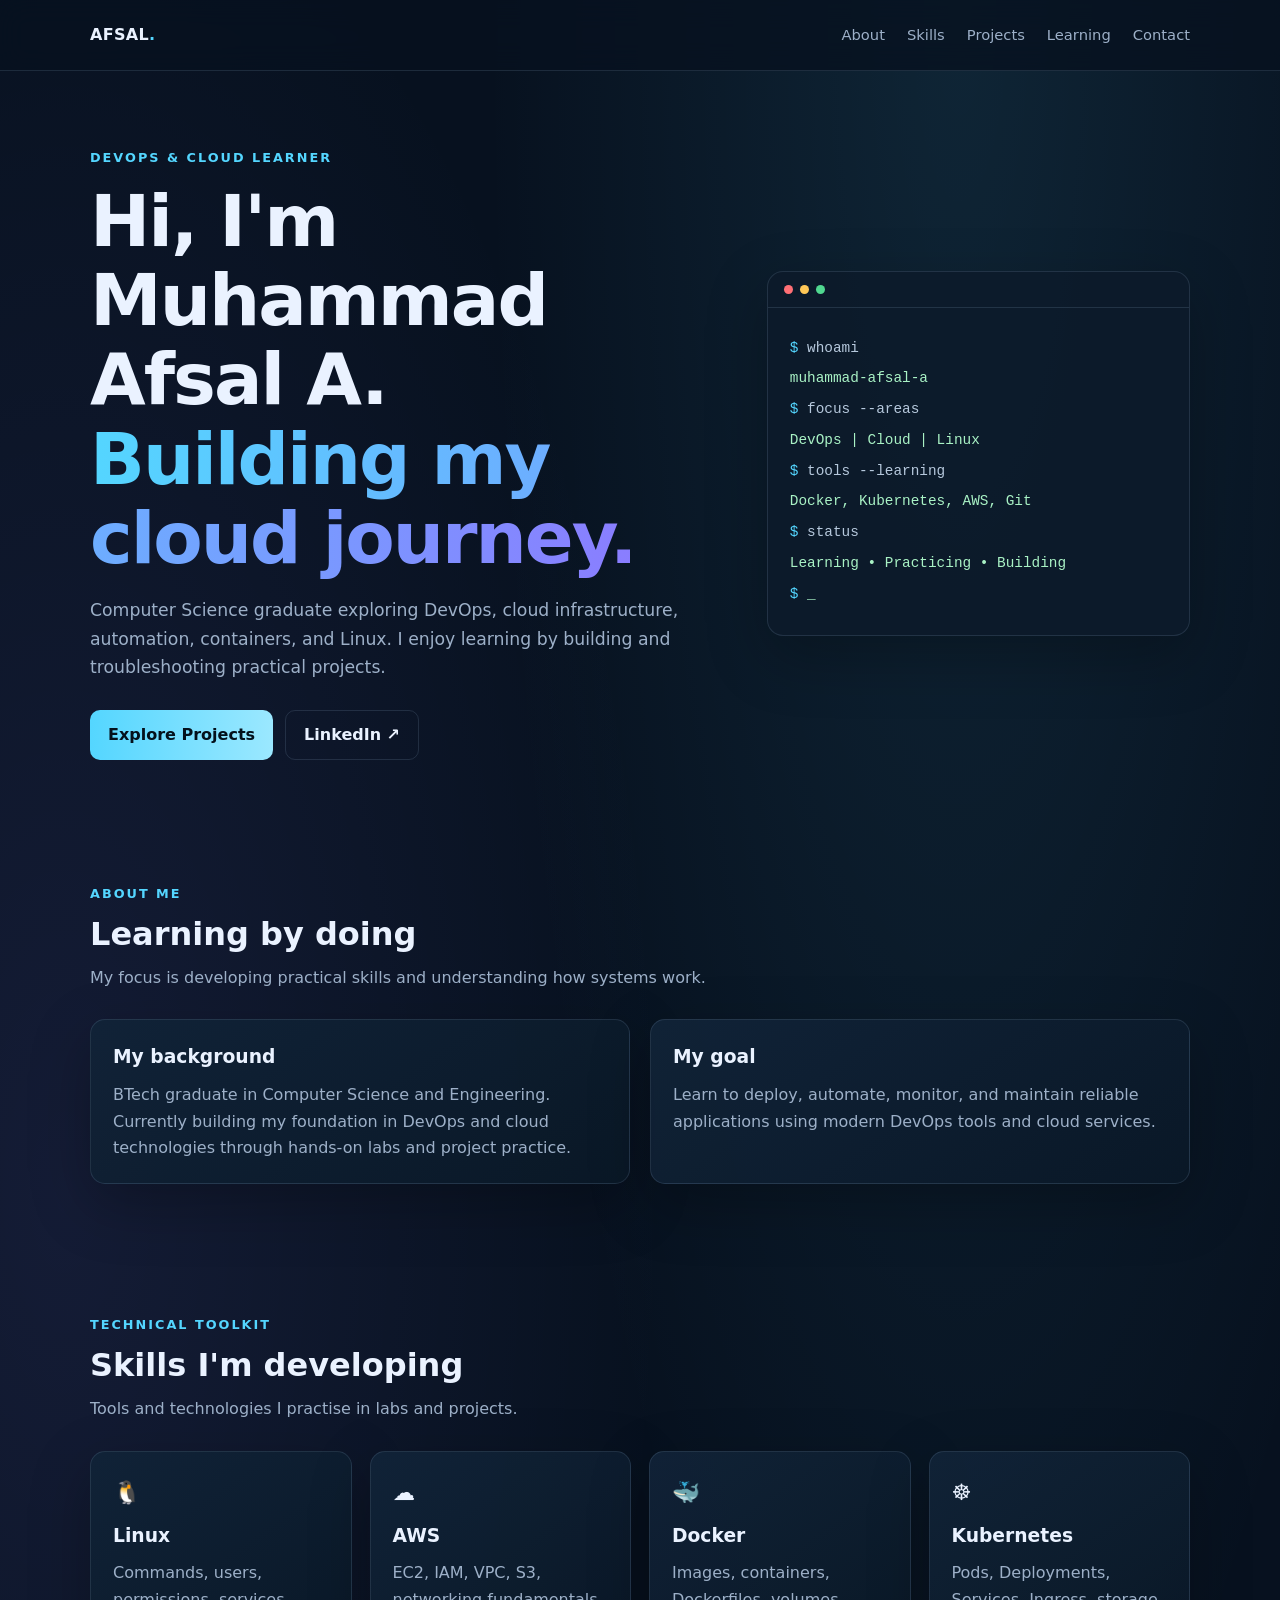
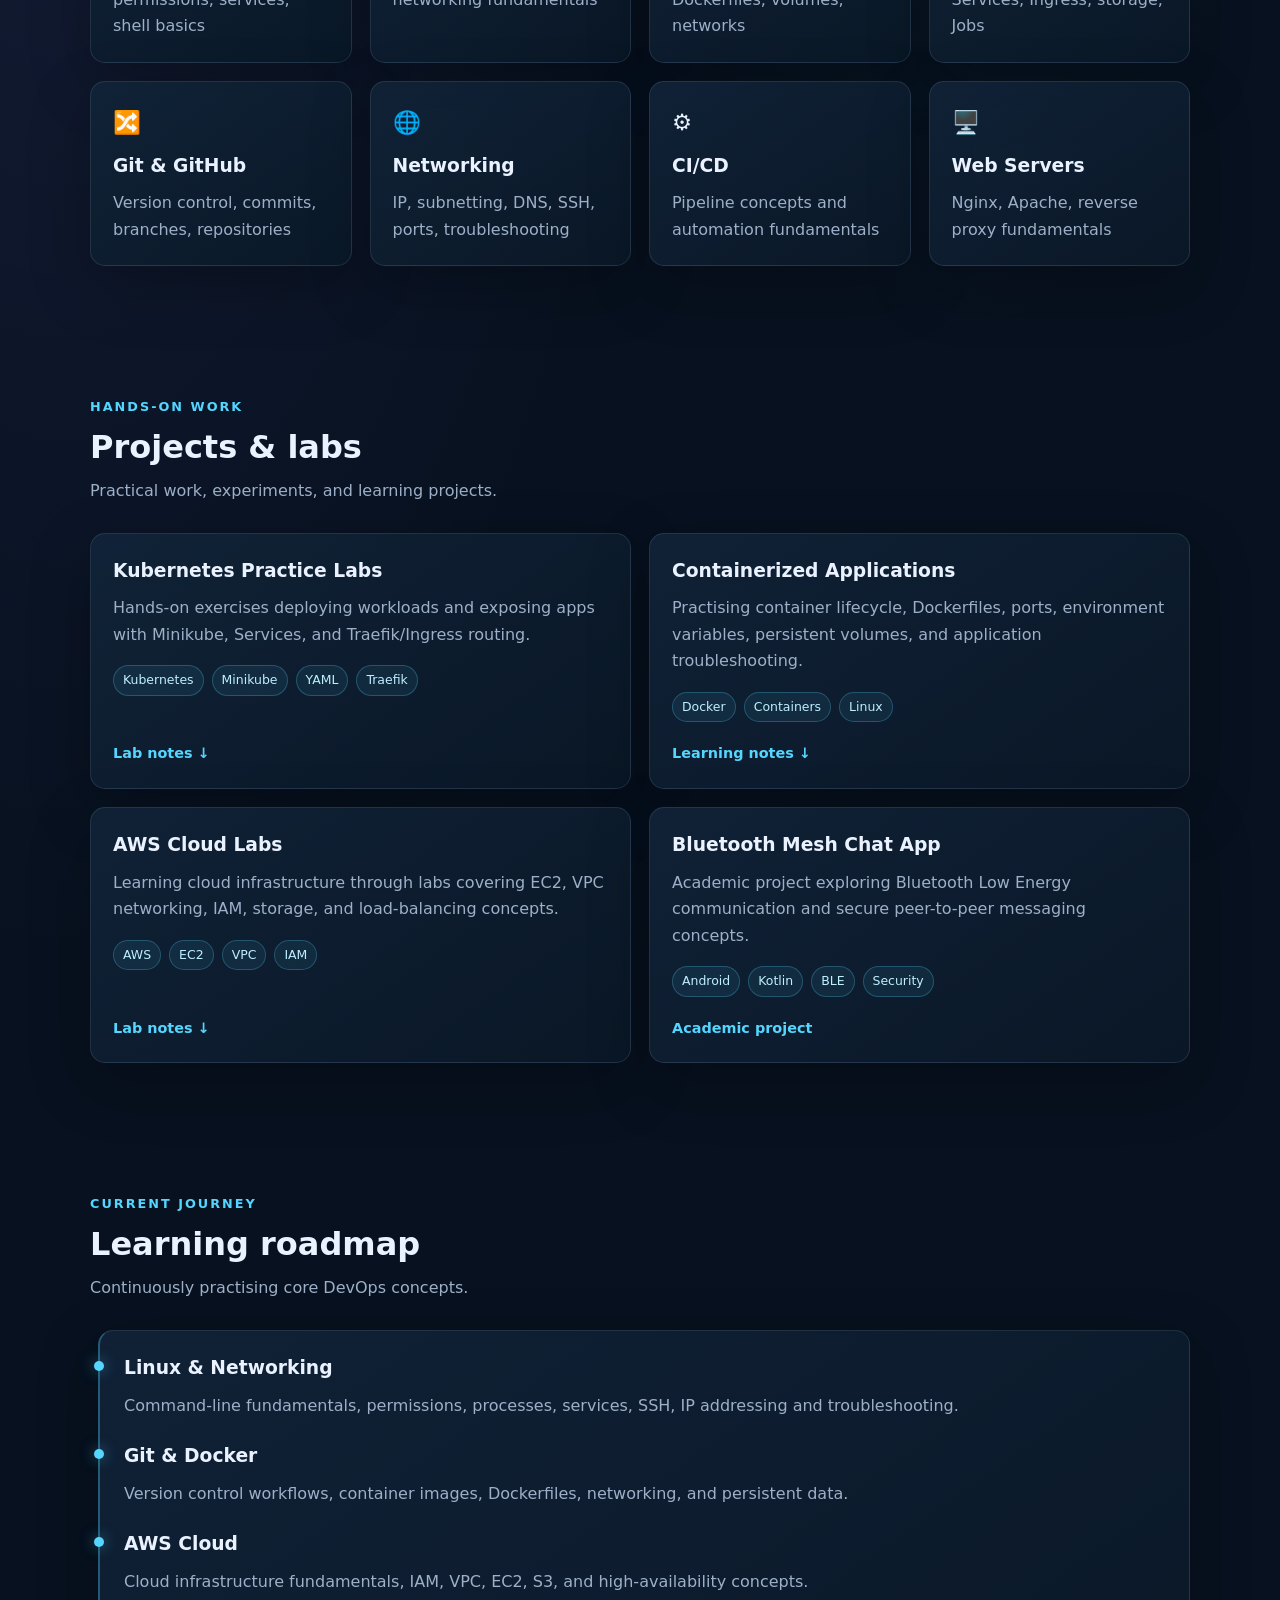
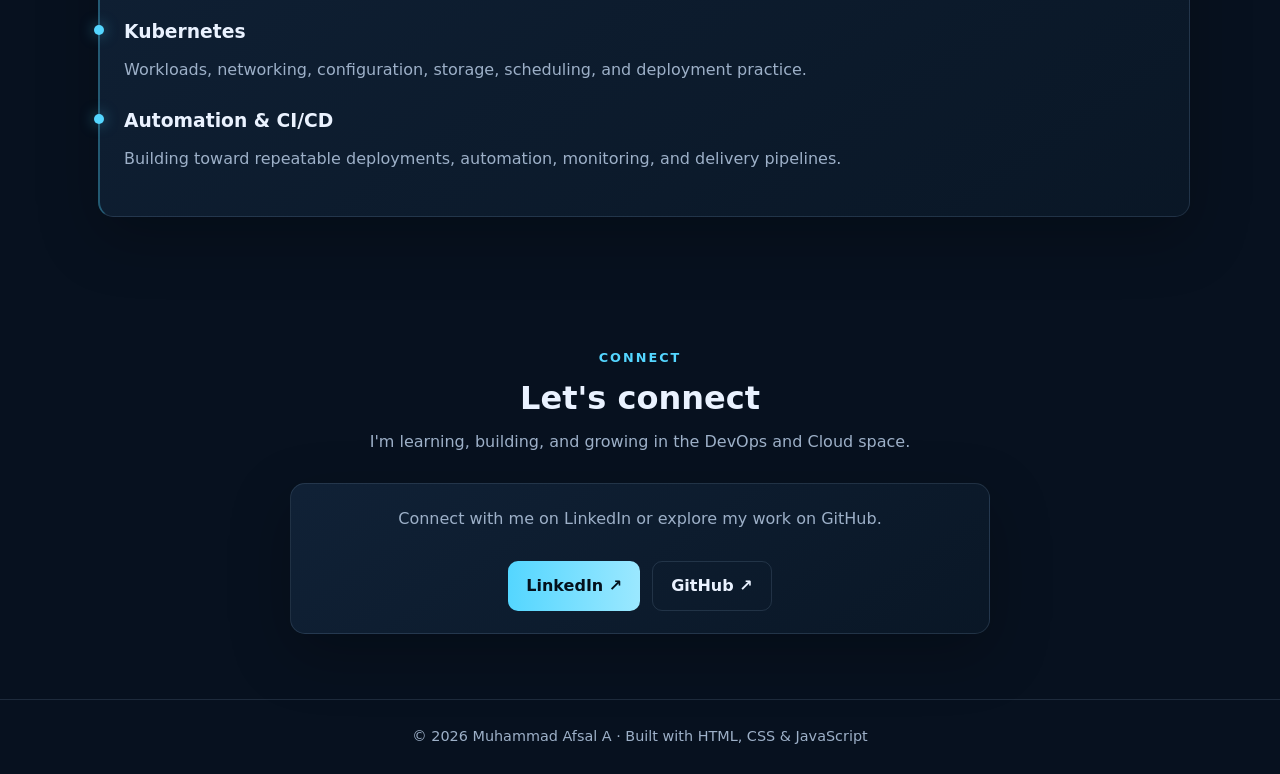
<file: index.html>
<!DOCTYPE html>
<html lang="en">
<head>
  <meta charset="UTF-8" />
  <meta name="viewport" content="width=device-width, initial-scale=1.0" />
  <title>Muhammad Afsal A | DevOps Portfolio</title>
  <meta name="description" content="Portfolio of Muhammad Afsal A, DevOps and Cloud learner showcasing projects, skills, and hands-on labs." />
  <style>
    :root {
      --bg: #07111f;
      --surface: #0d1b2b;
      --surface2: #112338;
      --text: #eaf2ff;
      --muted: #9db0c8;
      --accent: #54d6ff;
      --accent2: #8a7dff;
      --line: rgba(148, 178, 210, .16);
      --shadow: 0 20px 60px rgba(0,0,0,.25);
    }
    * { box-sizing: border-box; }
    html { scroll-behavior: smooth; }
    body {
      margin: 0; color: var(--text); background:
        radial-gradient(ellipse at 75% 0%, rgba(84,214,255,.10), transparent 35%),
        radial-gradient(ellipse at 5% 30%, rgba(138,125,255,.10), transparent 35%),
        var(--bg);
      font-family: Inter, ui-sans-serif, system-ui, -apple-system, Segoe UI, Roboto, Arial, sans-serif;
      line-height: 1.65;
    }
    a { color: inherit; text-decoration: none; }
    .container { width: min(1100px, 92%); margin: auto; }
    .nav {
      position: sticky; top: 0; z-index: 20; backdrop-filter: blur(14px);
      background: rgba(7,17,31,.78); border-bottom: 1px solid var(--line);
    }
    .nav-inner { display:flex; align-items:center; justify-content:space-between; min-height:70px; gap:20px; }
    .brand { font-weight:800; letter-spacing:.3px; }
    .brand span { color:var(--accent); }
    nav { display:flex; gap:22px; font-size:.92rem; color:var(--muted); }
    nav a:hover { color:var(--accent); }
    .hero { min-height: 76vh; display:grid; grid-template-columns: 1.2fr .8fr; align-items:center; gap:42px; padding:76px 0 58px; }
    .eyebrow { color:var(--accent); font-weight:700; letter-spacing:2px; text-transform:uppercase; font-size:.8rem; }
    h1 { font-size:clamp(2.5rem, 6vw, 4.5rem); line-height:1.1; letter-spacing:-2px; margin:14px 0 18px; }
    h1 .gradient { background:linear-gradient(90deg,var(--accent),var(--accent2)); -webkit-background-clip:text; background-clip:text; color:transparent; }
    .lead { color:var(--muted); max-width:640px; font-size:1.08rem; }
    .actions { display:flex; flex-wrap:wrap; gap:12px; margin-top:28px; }
    .btn { display:inline-flex; align-items:center; justify-content:center; padding:11px 18px; border-radius:10px; font-weight:700; border:1px solid var(--line); transition:.2s; }
    .btn.primary { color:#04111c; border:0; background:linear-gradient(90deg,var(--accent),#9be8ff); }
    .btn:hover { transform:translateY(-2px); }
    .terminal { background:rgba(13,27,43,.88); border:1px solid var(--line); border-radius:16px; box-shadow:var(--shadow); overflow:hidden; }
    .terminal-head { display:flex; gap:7px; padding:13px 16px; border-bottom:1px solid var(--line); }
    .dot { width:9px; height:9px; border-radius:50%; background:#ff6f75; } .dot:nth-child(2){background:#ffc857}.dot:nth-child(3){background:#50d890}
    .terminal-body { padding:22px; font-family:ui-monospace,SFMono-Regular,Menlo,monospace; font-size:.9rem; color:#b6c8dc; }
    .terminal-body p { margin:7px 0; } .prompt { color:var(--accent); } .value { color:#a9f2c5; }
    section { padding:65px 0; }
    .section-head { margin-bottom:28px; }
    .section-head h2 { font-size:2rem; margin:4px 0; }
    .section-head p { color:var(--muted); margin:0; }
    .grid { display:grid; gap:18px; }
    .skills { grid-template-columns:repeat(4,1fr); }
    .card { background:linear-gradient(145deg,rgba(17,35,56,.95),rgba(10,24,39,.95)); border:1px solid var(--line); border-radius:15px; padding:22px; box-shadow:var(--shadow); }
    .card h3 { margin:0 0 9px; }
    .card p { margin:0; color:var(--muted); }
    .skill { min-height:130px; }
    .skill .icon { font-size:1.4rem; margin-bottom:10px; }
    .projects { grid-template-columns:repeat(2,1fr); }
    .project { display:flex; flex-direction:column; gap:13px; }
    .tags { display:flex; flex-wrap:wrap; gap:8px; margin-top:4px; }
    .tag { font-size:.78rem; color:#bfeeff; border:1px solid rgba(84,214,255,.25); background:rgba(84,214,255,.08); padding:4px 9px; border-radius:100px; }
    .project-links { margin-top:auto; display:flex; gap:14px; padding-top:7px; color:var(--accent); font-weight:700; font-size:.9rem; }
    .timeline { border-left:2px solid rgba(84,214,255,.35); margin-left:8px; padding-left:24px; }
    .timeline-item { position:relative; margin:0 0 22px; }
    .timeline-item::before { content:""; position:absolute; width:10px;height:10px;border-radius:50%;background:var(--accent);left:-30px;top:8px;box-shadow:0 0 14px rgba(84,214,255,.5); }
    .about-grid { display:grid; grid-template-columns:1fr 1fr; gap:20px; }
    .contact { text-align:center; }
    .contact .card { max-width:700px; margin:auto; }
    footer { border-top:1px solid var(--line); padding:25px 0; color:var(--muted); font-size:.9rem; text-align:center; }
    .reveal { opacity:0; transform:translateY(16px); transition:opacity .6s ease, transform .6s ease; }
    .reveal.visible { opacity:1; transform:translateY(0); }
    @media(max-width:850px) { .hero { grid-template-columns:1fr; min-height:auto; padding-top:60px; } .skills{grid-template-columns:repeat(2,1fr)} }
    @media(max-width:600px) { nav{gap:12px;font-size:.8rem} nav a:nth-child(2),nav a:nth-child(3){display:none} h1{letter-spacing:-1px} .projects,.about-grid{grid-template-columns:1fr} .skills{grid-template-columns:1fr 1fr} section{padding:48px 0} }
  </style>
</head>
<body>
  <header class="nav">
    <div class="container nav-inner">
      <a class="brand" href="#home">AFSAL<span>.</span></a>
      <nav aria-label="Main navigation">
        <a href="#about">About</a><a href="#skills">Skills</a><a href="#projects">Projects</a><a href="#learning">Learning</a><a href="#contact">Contact</a>
      </nav>
    </div>
  </header>

  <main>
    <section class="container hero" id="home">
      <div>
        <div class="eyebrow">DevOps & Cloud Learner</div>
        <h1>Hi, I'm Muhammad Afsal A.<br /><span class="gradient">Building my cloud journey.</span></h1>
        <p class="lead">Computer Science graduate exploring DevOps, cloud infrastructure, automation, containers, and Linux. I enjoy learning by building and troubleshooting practical projects.</p>
        <div class="actions">
          <a class="btn primary" href="#projects">Explore Projects</a>
          <a class="btn" href="https://www.linkedin.com/in/muhammad-afsal-a-499a5225a/" target="_blank" rel="noopener">LinkedIn ↗</a>
        </div>
      </div>
      <div class="terminal" aria-label="Terminal-style introduction">
        <div class="terminal-head"><span class="dot"></span><span class="dot"></span><span class="dot"></span></div>
        <div class="terminal-body">
          <p><span class="prompt">$</span> whoami</p><p class="value">muhammad-afsal-a</p>
          <p><span class="prompt">$</span> focus --areas</p><p class="value">DevOps | Cloud | Linux</p>
          <p><span class="prompt">$</span> tools --learning</p><p class="value">Docker, Kubernetes, AWS, Git</p>
          <p><span class="prompt">$</span> status</p><p class="value">Learning • Practicing • Building</p>
          <p><span class="prompt">$</span> <span class="value">_</span></p>
        </div>
      </div>
    </section>

    <section class="container reveal" id="about">
      <div class="section-head"><div class="eyebrow">About me</div><h2>Learning by doing</h2><p>My focus is developing practical skills and understanding how systems work.</p></div>
      <div class="about-grid">
        <div class="card"><h3>My background</h3><p>BTech graduate in Computer Science and Engineering. Currently building my foundation in DevOps and cloud technologies through hands-on labs and project practice.</p></div>
        <div class="card"><h3>My goal</h3><p>Learn to deploy, automate, monitor, and maintain reliable applications using modern DevOps tools and cloud services.</p></div>
      </div>
    </section>

    <section class="container reveal" id="skills">
      <div class="section-head"><div class="eyebrow">Technical toolkit</div><h2>Skills I'm developing</h2><p>Tools and technologies I practise in labs and projects.</p></div>
      <div class="grid skills">
        <div class="card skill"><div class="icon">🐧</div><h3>Linux</h3><p>Commands, users, permissions, services, shell basics</p></div>
        <div class="card skill"><div class="icon">☁️</div><h3>AWS</h3><p>EC2, IAM, VPC, S3, networking fundamentals</p></div>
        <div class="card skill"><div class="icon">🐳</div><h3>Docker</h3><p>Images, containers, Dockerfiles, volumes, networks</p></div>
        <div class="card skill"><div class="icon">☸️</div><h3>Kubernetes</h3><p>Pods, Deployments, Services, Ingress, storage, Jobs</p></div>
        <div class="card skill"><div class="icon">🔀</div><h3>Git & GitHub</h3><p>Version control, commits, branches, repositories</p></div>
        <div class="card skill"><div class="icon">🌐</div><h3>Networking</h3><p>IP, subnetting, DNS, SSH, ports, troubleshooting</p></div>
        <div class="card skill"><div class="icon">⚙️</div><h3>CI/CD</h3><p>Pipeline concepts and automation fundamentals</p></div>
        <div class="card skill"><div class="icon">🖥️</div><h3>Web Servers</h3><p>Nginx, Apache, reverse proxy fundamentals</p></div>
      </div>
    </section>

    <section class="container reveal" id="projects">
      <div class="section-head"><div class="eyebrow">Hands-on work</div><h2>Projects & labs</h2><p>Practical work, experiments, and learning projects.</p></div>
      <div class="grid projects">
        <article class="card project">
          <div><h3>Kubernetes Practice Labs</h3><p>Hands-on exercises deploying workloads and exposing apps with Minikube, Services, and Traefik/Ingress routing.</p></div>
          <div class="tags"><span class="tag">Kubernetes</span><span class="tag">Minikube</span><span class="tag">YAML</span><span class="tag">Traefik</span></div>
          <div class="project-links"><a href="#learning">Lab notes ↓</a></div>
        </article>
        <article class="card project">
          <div><h3>Containerized Applications</h3><p>Practising container lifecycle, Dockerfiles, ports, environment variables, persistent volumes, and application troubleshooting.</p></div>
          <div class="tags"><span class="tag">Docker</span><span class="tag">Containers</span><span class="tag">Linux</span></div>
          <div class="project-links"><a href="#learning">Learning notes ↓</a></div>
        </article>
        <article class="card project">
          <div><h3>AWS Cloud Labs</h3><p>Learning cloud infrastructure through labs covering EC2, VPC networking, IAM, storage, and load-balancing concepts.</p></div>
          <div class="tags"><span class="tag">AWS</span><span class="tag">EC2</span><span class="tag">VPC</span><span class="tag">IAM</span></div>
          <div class="project-links"><a href="#learning">Lab notes ↓</a></div>
        </article>
        <article class="card project">
          <div><h3>Bluetooth Mesh Chat App</h3><p>Academic project exploring Bluetooth Low Energy communication and secure peer-to-peer messaging concepts.</p></div>
          <div class="tags"><span class="tag">Android</span><span class="tag">Kotlin</span><span class="tag">BLE</span><span class="tag">Security</span></div>
          <div class="project-links"><span>Academic project</span></div>
        </article>
      </div>
    </section>

    <section class="container reveal" id="learning">
      <div class="section-head"><div class="eyebrow">Current journey</div><h2>Learning roadmap</h2><p>Continuously practising core DevOps concepts.</p></div>
      <div class="card timeline">
        <div class="timeline-item"><h3>Linux & Networking</h3><p>Command-line fundamentals, permissions, processes, services, SSH, IP addressing and troubleshooting.</p></div>
        <div class="timeline-item"><h3>Git & Docker</h3><p>Version control workflows, container images, Dockerfiles, networking, and persistent data.</p></div>
        <div class="timeline-item"><h3>AWS Cloud</h3><p>Cloud infrastructure fundamentals, IAM, VPC, EC2, S3, and high-availability concepts.</p></div>
        <div class="timeline-item"><h3>Kubernetes</h3><p>Workloads, networking, configuration, storage, scheduling, and deployment practice.</p></div>
        <div class="timeline-item"><h3>Automation & CI/CD</h3><p>Building toward repeatable deployments, automation, monitoring, and delivery pipelines.</p></div>
      </div>
    </section>

    <section class="container reveal contact" id="contact">
      <div class="section-head"><div class="eyebrow">Connect</div><h2>Let's connect</h2><p>I'm learning, building, and growing in the DevOps and Cloud space.</p></div>
      <div class="card">
        <p>Connect with me on LinkedIn or explore my work on GitHub.</p>
        <div class="actions" style="justify-content:center">
          <a class="btn primary" href="https://www.linkedin.com/in/muhammad-afsal-a-499a5225a/" target="_blank" rel="noopener">LinkedIn ↗</a>
          <a class="btn" href="https://github.com/" target="_blank" rel="noopener">GitHub ↗</a>
        </div>
      </div>
    </section>
  </main>
  <footer><div class="container">© <span id="year"></span> Muhammad Afsal A · Built with HTML, CSS & JavaScript</div></footer>
  <script>
    document.getElementById("year").textContent = new Date().getFullYear();
    const observer = new IntersectionObserver(entries => {
      entries.forEach(entry => { if (entry.isIntersecting) { entry.target.classList.add("visible"); observer.unobserve(entry.target); } });
    }, { threshold: 0.12 });
    document.querySelectorAll(".reveal").forEach(el => observer.observe(el));
  </script>
</body>
</html>
</file>
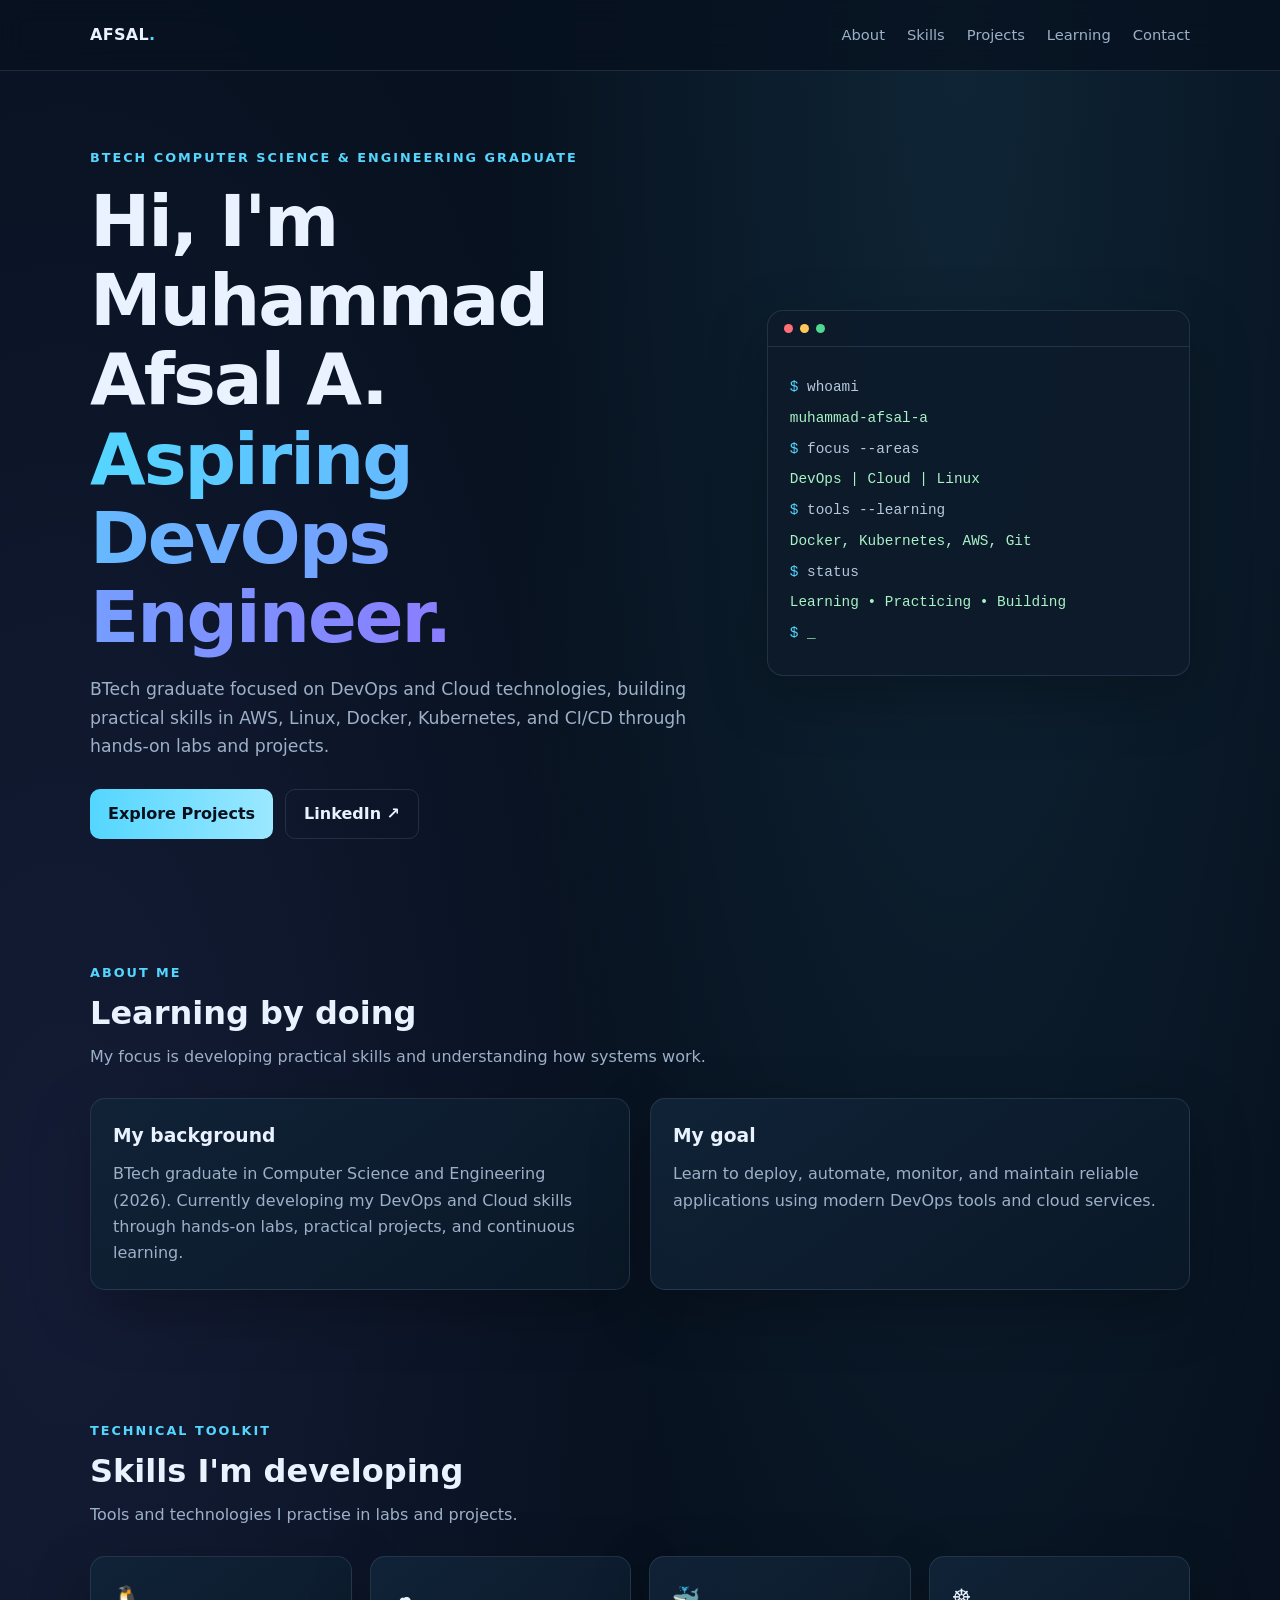
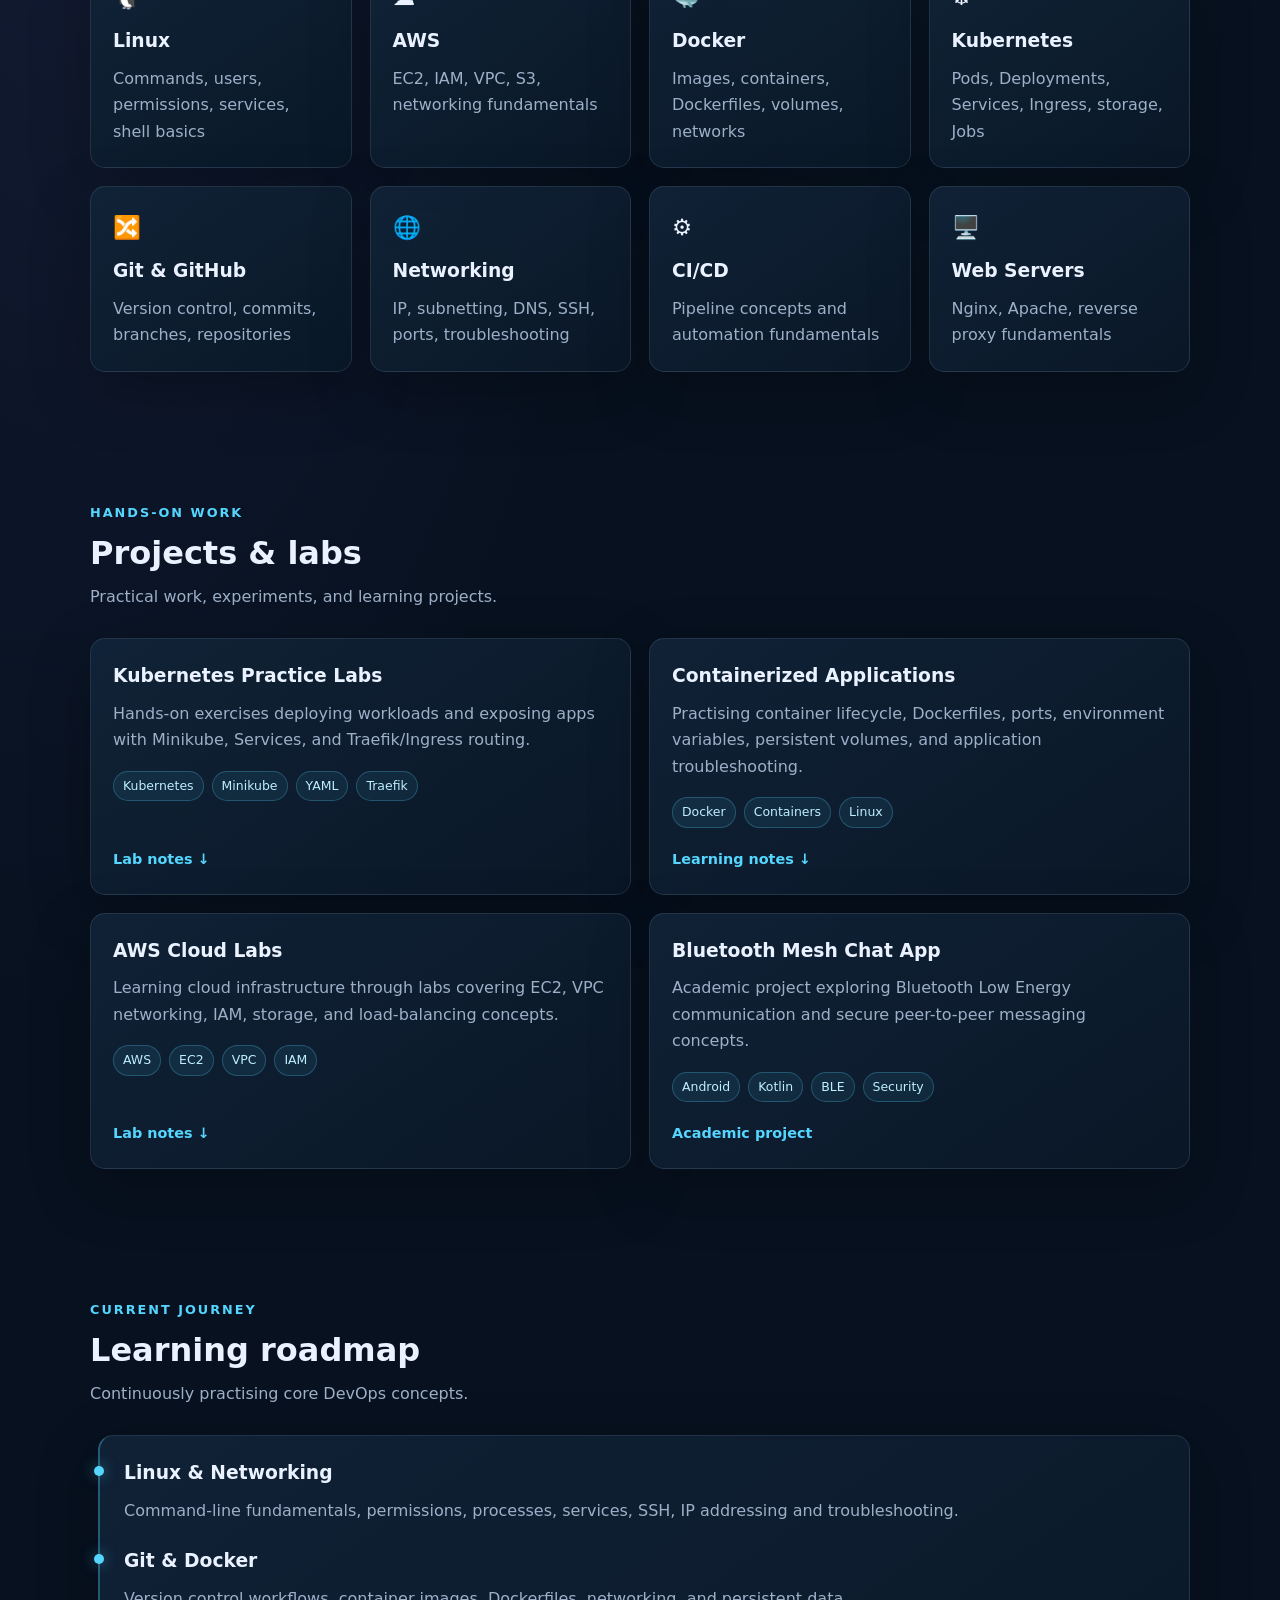
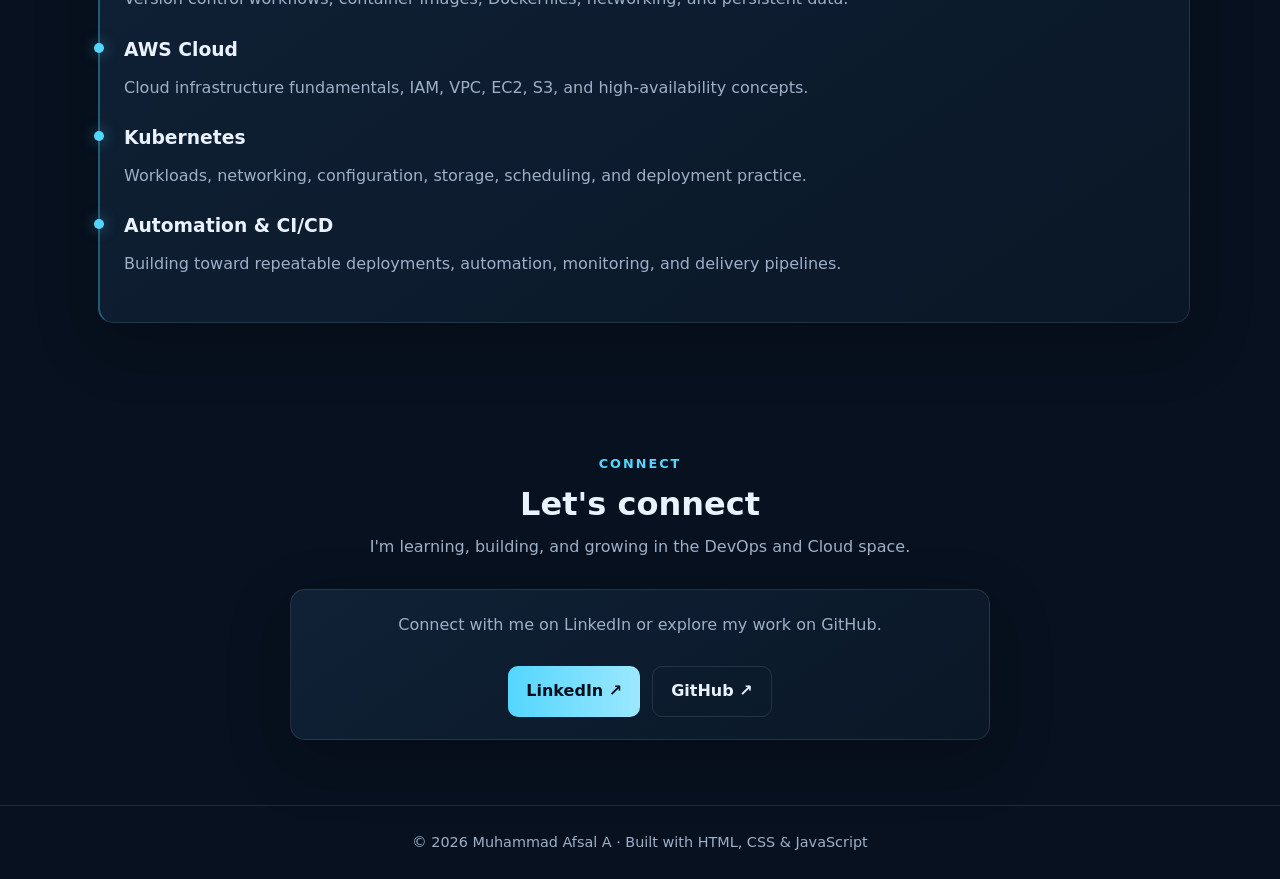
<file: index (1).html>
<!DOCTYPE html>
<html lang="en">
<head>
  <meta charset="UTF-8" />
  <meta name="viewport" content="width=device-width, initial-scale=1.0" />
  <title>Muhammad Afsal A | DevOps Portfolio</title>
  <meta name="description" content="Portfolio of Muhammad Afsal A, DevOps and Cloud learner showcasing projects, skills, and hands-on labs." />
  <style>
    :root {
      --bg: #07111f;
      --surface: #0d1b2b;
      --surface2: #112338;
      --text: #eaf2ff;
      --muted: #9db0c8;
      --accent: #54d6ff;
      --accent2: #8a7dff;
      --line: rgba(148, 178, 210, .16);
      --shadow: 0 20px 60px rgba(0,0,0,.25);
    }
    * { box-sizing: border-box; }
    html { scroll-behavior: smooth; }
    body {
      margin: 0; color: var(--text); background:
        radial-gradient(ellipse at 75% 0%, rgba(84,214,255,.10), transparent 35%),
        radial-gradient(ellipse at 5% 30%, rgba(138,125,255,.10), transparent 35%),
        var(--bg);
      font-family: Inter, ui-sans-serif, system-ui, -apple-system, Segoe UI, Roboto, Arial, sans-serif;
      line-height: 1.65;
    }
    a { color: inherit; text-decoration: none; }
    .container { width: min(1100px, 92%); margin: auto; }
    .nav {
      position: sticky; top: 0; z-index: 20; backdrop-filter: blur(14px);
      background: rgba(7,17,31,.78); border-bottom: 1px solid var(--line);
    }
    .nav-inner { display:flex; align-items:center; justify-content:space-between; min-height:70px; gap:20px; }
    .brand { font-weight:800; letter-spacing:.3px; }
    .brand span { color:var(--accent); }
    nav { display:flex; gap:22px; font-size:.92rem; color:var(--muted); }
    nav a:hover { color:var(--accent); }
    .hero { min-height: 76vh; display:grid; grid-template-columns: 1.2fr .8fr; align-items:center; gap:42px; padding:76px 0 58px; }
    .eyebrow { color:var(--accent); font-weight:700; letter-spacing:2px; text-transform:uppercase; font-size:.8rem; }
    h1 { font-size:clamp(2.5rem, 6vw, 4.5rem); line-height:1.1; letter-spacing:-2px; margin:14px 0 18px; }
    h1 .gradient { background:linear-gradient(90deg,var(--accent),var(--accent2)); -webkit-background-clip:text; background-clip:text; color:transparent; }
    .lead { color:var(--muted); max-width:640px; font-size:1.08rem; }
    .actions { display:flex; flex-wrap:wrap; gap:12px; margin-top:28px; }
    .btn { display:inline-flex; align-items:center; justify-content:center; padding:11px 18px; border-radius:10px; font-weight:700; border:1px solid var(--line); transition:.2s; }
    .btn.primary { color:#04111c; border:0; background:linear-gradient(90deg,var(--accent),#9be8ff); }
    .btn:hover { transform:translateY(-2px); }
    .terminal { background:rgba(13,27,43,.88); border:1px solid var(--line); border-radius:16px; box-shadow:var(--shadow); overflow:hidden; }
    .terminal-head { display:flex; gap:7px; padding:13px 16px; border-bottom:1px solid var(--line); }
    .dot { width:9px; height:9px; border-radius:50%; background:#ff6f75; } .dot:nth-child(2){background:#ffc857}.dot:nth-child(3){background:#50d890}
    .terminal-body { padding:22px; font-family:ui-monospace,SFMono-Regular,Menlo,monospace; font-size:.9rem; color:#b6c8dc; }
    .terminal-body p { margin:7px 0; } .prompt { color:var(--accent); } .value { color:#a9f2c5; }
    section { padding:65px 0; }
    .section-head { margin-bottom:28px; }
    .section-head h2 { font-size:2rem; margin:4px 0; }
    .section-head p { color:var(--muted); margin:0; }
    .grid { display:grid; gap:18px; }
    .skills { grid-template-columns:repeat(4,1fr); }
    .card { background:linear-gradient(145deg,rgba(17,35,56,.95),rgba(10,24,39,.95)); border:1px solid var(--line); border-radius:15px; padding:22px; box-shadow:var(--shadow); }
    .card h3 { margin:0 0 9px; }
    .card p { margin:0; color:var(--muted); }
    .skill { min-height:130px; }
    .skill .icon { font-size:1.4rem; margin-bottom:10px; }
    .projects { grid-template-columns:repeat(2,1fr); }
    .project { display:flex; flex-direction:column; gap:13px; }
    .tags { display:flex; flex-wrap:wrap; gap:8px; margin-top:4px; }
    .tag { font-size:.78rem; color:#bfeeff; border:1px solid rgba(84,214,255,.25); background:rgba(84,214,255,.08); padding:4px 9px; border-radius:100px; }
    .project-links { margin-top:auto; display:flex; gap:14px; padding-top:7px; color:var(--accent); font-weight:700; font-size:.9rem; }
    .timeline { border-left:2px solid rgba(84,214,255,.35); margin-left:8px; padding-left:24px; }
    .timeline-item { position:relative; margin:0 0 22px; }
    .timeline-item::before { content:""; position:absolute; width:10px;height:10px;border-radius:50%;background:var(--accent);left:-30px;top:8px;box-shadow:0 0 14px rgba(84,214,255,.5); }
    .about-grid { display:grid; grid-template-columns:1fr 1fr; gap:20px; }
    .contact { text-align:center; }
    .contact .card { max-width:700px; margin:auto; }
    footer { border-top:1px solid var(--line); padding:25px 0; color:var(--muted); font-size:.9rem; text-align:center; }
    .reveal { opacity:0; transform:translateY(16px); transition:opacity .6s ease, transform .6s ease; }
    .reveal.visible { opacity:1; transform:translateY(0); }
    @media(max-width:850px) { .hero { grid-template-columns:1fr; min-height:auto; padding-top:60px; } .skills{grid-template-columns:repeat(2,1fr)} }
    @media(max-width:600px) { nav{gap:12px;font-size:.8rem} nav a:nth-child(2),nav a:nth-child(3){display:none} h1{letter-spacing:-1px} .projects,.about-grid{grid-template-columns:1fr} .skills{grid-template-columns:1fr 1fr} section{padding:48px 0} }
  </style>
</head>
<body>
  <header class="nav">
    <div class="container nav-inner">
      <a class="brand" href="#home">AFSAL<span>.</span></a>
      <nav aria-label="Main navigation">
        <a href="#about">About</a><a href="#skills">Skills</a><a href="#projects">Projects</a><a href="#learning">Learning</a><a href="#contact">Contact</a>
      </nav>
    </div>
  </header>

  <main>
    <section class="container hero" id="home">
      <div>
        <div class="eyebrow">BTech Computer Science & Engineering Graduate</div>
        <h1>Hi, I'm Muhammad Afsal A.<br /><span class="gradient">Aspiring DevOps Engineer.</span></h1>
        <p class="lead">BTech graduate focused on DevOps and Cloud technologies, building practical skills in AWS, Linux, Docker, Kubernetes, and CI/CD through hands-on labs and projects.</p>
        <div class="actions">
          <a class="btn primary" href="#projects">Explore Projects</a>
          <a class="btn" href="https://www.linkedin.com/in/muhammad-afsal-a-499a5225a/" target="_blank" rel="noopener">LinkedIn ↗</a>
        </div>
      </div>
      <div class="terminal" aria-label="Terminal-style introduction">
        <div class="terminal-head"><span class="dot"></span><span class="dot"></span><span class="dot"></span></div>
        <div class="terminal-body">
          <p><span class="prompt">$</span> whoami</p><p class="value">muhammad-afsal-a</p>
          <p><span class="prompt">$</span> focus --areas</p><p class="value">DevOps | Cloud | Linux</p>
          <p><span class="prompt">$</span> tools --learning</p><p class="value">Docker, Kubernetes, AWS, Git</p>
          <p><span class="prompt">$</span> status</p><p class="value">Learning • Practicing • Building</p>
          <p><span class="prompt">$</span> <span class="value">_</span></p>
        </div>
      </div>
    </section>

    <section class="container reveal" id="about">
      <div class="section-head"><div class="eyebrow">About me</div><h2>Learning by doing</h2><p>My focus is developing practical skills and understanding how systems work.</p></div>
      <div class="about-grid">
        <div class="card"><h3>My background</h3><p>BTech graduate in Computer Science and Engineering (2026). Currently developing my DevOps and Cloud skills through hands-on labs, practical projects, and continuous learning.</p></div>
        <div class="card"><h3>My goal</h3><p>Learn to deploy, automate, monitor, and maintain reliable applications using modern DevOps tools and cloud services.</p></div>
      </div>
    </section>

    <section class="container reveal" id="skills">
      <div class="section-head"><div class="eyebrow">Technical toolkit</div><h2>Skills I'm developing</h2><p>Tools and technologies I practise in labs and projects.</p></div>
      <div class="grid skills">
        <div class="card skill"><div class="icon">🐧</div><h3>Linux</h3><p>Commands, users, permissions, services, shell basics</p></div>
        <div class="card skill"><div class="icon">☁️</div><h3>AWS</h3><p>EC2, IAM, VPC, S3, networking fundamentals</p></div>
        <div class="card skill"><div class="icon">🐳</div><h3>Docker</h3><p>Images, containers, Dockerfiles, volumes, networks</p></div>
        <div class="card skill"><div class="icon">☸️</div><h3>Kubernetes</h3><p>Pods, Deployments, Services, Ingress, storage, Jobs</p></div>
        <div class="card skill"><div class="icon">🔀</div><h3>Git & GitHub</h3><p>Version control, commits, branches, repositories</p></div>
        <div class="card skill"><div class="icon">🌐</div><h3>Networking</h3><p>IP, subnetting, DNS, SSH, ports, troubleshooting</p></div>
        <div class="card skill"><div class="icon">⚙️</div><h3>CI/CD</h3><p>Pipeline concepts and automation fundamentals</p></div>
        <div class="card skill"><div class="icon">🖥️</div><h3>Web Servers</h3><p>Nginx, Apache, reverse proxy fundamentals</p></div>
      </div>
    </section>

    <section class="container reveal" id="projects">
      <div class="section-head"><div class="eyebrow">Hands-on work</div><h2>Projects & labs</h2><p>Practical work, experiments, and learning projects.</p></div>
      <div class="grid projects">
        <article class="card project">
          <div><h3>Kubernetes Practice Labs</h3><p>Hands-on exercises deploying workloads and exposing apps with Minikube, Services, and Traefik/Ingress routing.</p></div>
          <div class="tags"><span class="tag">Kubernetes</span><span class="tag">Minikube</span><span class="tag">YAML</span><span class="tag">Traefik</span></div>
          <div class="project-links"><a href="#learning">Lab notes ↓</a></div>
        </article>
        <article class="card project">
          <div><h3>Containerized Applications</h3><p>Practising container lifecycle, Dockerfiles, ports, environment variables, persistent volumes, and application troubleshooting.</p></div>
          <div class="tags"><span class="tag">Docker</span><span class="tag">Containers</span><span class="tag">Linux</span></div>
          <div class="project-links"><a href="#learning">Learning notes ↓</a></div>
        </article>
        <article class="card project">
          <div><h3>AWS Cloud Labs</h3><p>Learning cloud infrastructure through labs covering EC2, VPC networking, IAM, storage, and load-balancing concepts.</p></div>
          <div class="tags"><span class="tag">AWS</span><span class="tag">EC2</span><span class="tag">VPC</span><span class="tag">IAM</span></div>
          <div class="project-links"><a href="#learning">Lab notes ↓</a></div>
        </article>
        <article class="card project">
          <div><h3>Bluetooth Mesh Chat App</h3><p>Academic project exploring Bluetooth Low Energy communication and secure peer-to-peer messaging concepts.</p></div>
          <div class="tags"><span class="tag">Android</span><span class="tag">Kotlin</span><span class="tag">BLE</span><span class="tag">Security</span></div>
          <div class="project-links"><span>Academic project</span></div>
        </article>
      </div>
    </section>

    <section class="container reveal" id="learning">
      <div class="section-head"><div class="eyebrow">Current journey</div><h2>Learning roadmap</h2><p>Continuously practising core DevOps concepts.</p></div>
      <div class="card timeline">
        <div class="timeline-item"><h3>Linux & Networking</h3><p>Command-line fundamentals, permissions, processes, services, SSH, IP addressing and troubleshooting.</p></div>
        <div class="timeline-item"><h3>Git & Docker</h3><p>Version control workflows, container images, Dockerfiles, networking, and persistent data.</p></div>
        <div class="timeline-item"><h3>AWS Cloud</h3><p>Cloud infrastructure fundamentals, IAM, VPC, EC2, S3, and high-availability concepts.</p></div>
        <div class="timeline-item"><h3>Kubernetes</h3><p>Workloads, networking, configuration, storage, scheduling, and deployment practice.</p></div>
        <div class="timeline-item"><h3>Automation & CI/CD</h3><p>Building toward repeatable deployments, automation, monitoring, and delivery pipelines.</p></div>
      </div>
    </section>

    <section class="container reveal contact" id="contact">
      <div class="section-head"><div class="eyebrow">Connect</div><h2>Let's connect</h2><p>I'm learning, building, and growing in the DevOps and Cloud space.</p></div>
      <div class="card">
        <p>Connect with me on LinkedIn or explore my work on GitHub.</p>
        <div class="actions" style="justify-content:center">
          <a class="btn primary" href="https://www.linkedin.com/in/muhammad-afsal-a-499a5225a/" target="_blank" rel="noopener">LinkedIn ↗</a>
          <a class="btn" href="https://github.com/" target="_blank" rel="noopener">GitHub ↗</a>
        </div>
      </div>
    </section>
  </main>
  <footer><div class="container">© <span id="year"></span> Muhammad Afsal A · Built with HTML, CSS & JavaScript</div></footer>
  <script>
    document.getElementById("year").textContent = new Date().getFullYear();
    const observer = new IntersectionObserver(entries => {
      entries.forEach(entry => { if (entry.isIntersecting) { entry.target.classList.add("visible"); observer.unobserve(entry.target); } });
    }, { threshold: 0.12 });
    document.querySelectorAll(".reveal").forEach(el => observer.observe(el));
  </script>
</body>
</html>
</file>
